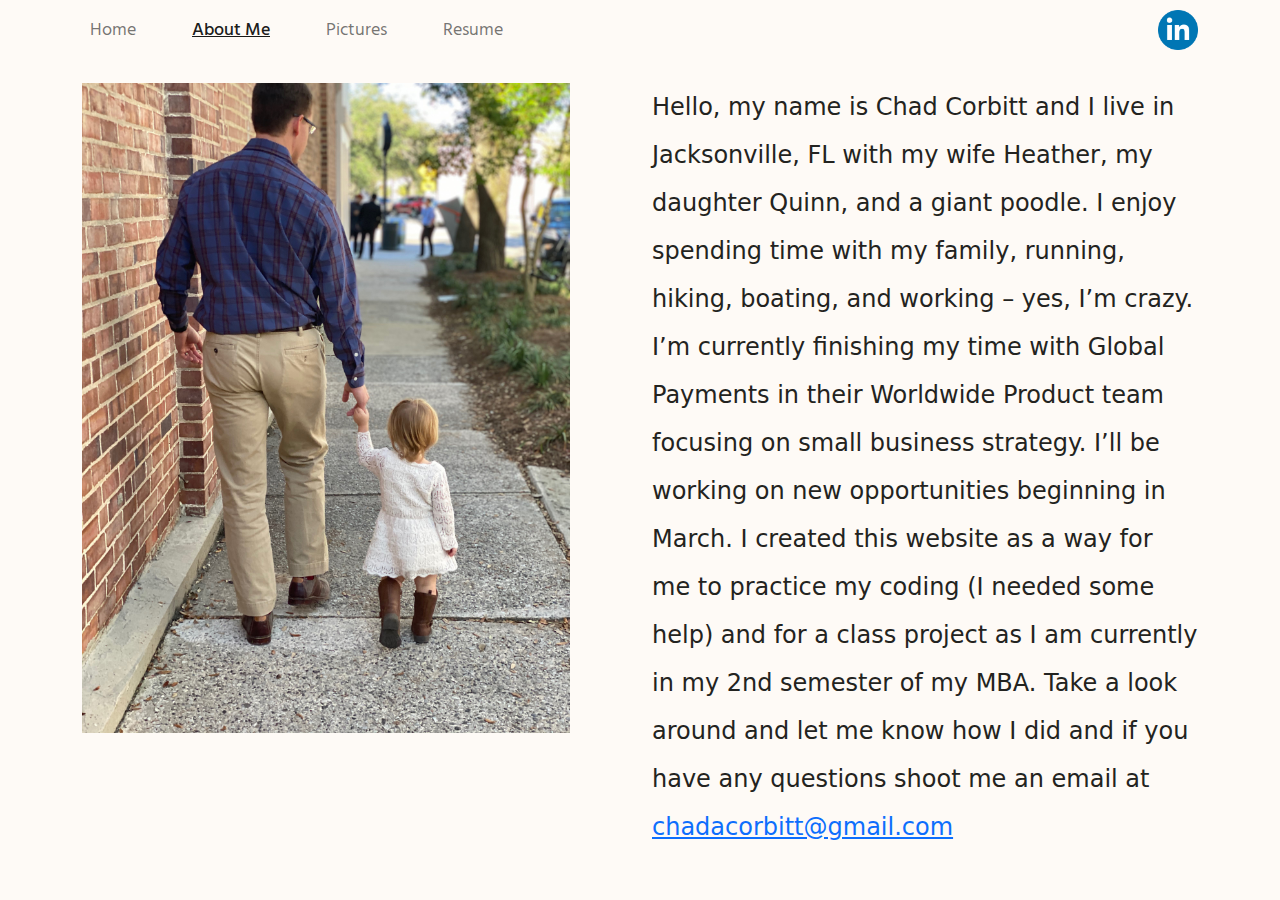
<file: about.html>
<!DOCTYPE html>
<html lang="en">
<head>
    <meta charset="UTF-8">
    <meta name="viewport" content="width=device-width, initial-scale=1.0">
    <link rel="stylesheet" href="./css/bootstrap.css">
    <link rel="stylesheet" href="./css/main.css">
    <title>About Me</title>
</head>
<body>
    <header>
        <div class="container">
            <nav class="navbar navbar-expand-lg navbar-light">
                <button class="navbar-toggler" type="button" data-bs-toggle="collapse" data-bs-target="#navbarSupportedContent" aria-controls="navbarSupportedContent" aria-expanded="false" aria-label="Toggle navigation">
                    <span class="navbar-toggler-icon"></span>
                </button>
                <div class="collapse navbar-collapse" id="navbarSupportedContent">
                    <ul class="navbar-nav me-auto mb-2 mb-lg-0">
                        <li class="nav-item">
                            <a class="nav-link" href="index.html">Home</a>
                        </li>
                        <li class="nav-item">
                            <a class="nav-link active" aria-current="page" href="about.html">About Me</a>
                        </li>
                        <li class="nav-item">
                            <a class="nav-link" href="pictures.html">Pictures</a>
                        </li>
                        <li class="nav-item">
                            <a class="nav-link" href="resume.html">Resume</a>
                        </li>
                    </ul>
                    <ul class="social-links">
                        <li>
                            <a target="_blank" href="https://www.linkedin.com/in/chadcorbitt/">
                                <img src="./img/social-linkedin-circle-512.png" alt="">
                            </a>
                        </li>
                    </ul>
                </div>
            </nav>
        </div>
    </header>
    <section class="container content mt-4">
        <div class="row">
            <div class="col-md-6">
                <img class="pro-img" src="./img/aboutme.JPG" alt="Chad Cartoon">
            </div>
            <div class="col-md-6 d-flex align-items-center">
                <p class="line-height-2 font-large">Hello, my name is Chad Corbitt and I live in Jacksonville, FL with my wife Heather, my daughter Quinn, and a giant poodle.

                    I enjoy spending time with my family, running, hiking, boating, and working – yes, I’m crazy.
                    
                    I’m currently finishing my time with Global Payments in their Worldwide Product team focusing on small business strategy. I’ll be working on new opportunities beginning in March.
                    
                    I created this website as a way for me to practice my coding (I needed some help) and for a class project as I am currently in my 2nd semester of my MBA.
                    
                    Take a look around and let me know how I did and if you have any questions shoot me an email at <a href="mailto:chadacorbitt@gmail.com">chadacorbitt@gmail.com</a></p>
            </div>
        </div>
    </section>

    <script src="./js/jquery-3.5.1.min.js"></script>
    <script src="./js/bootstrap.js"></script>
</body>
</html>
</file>
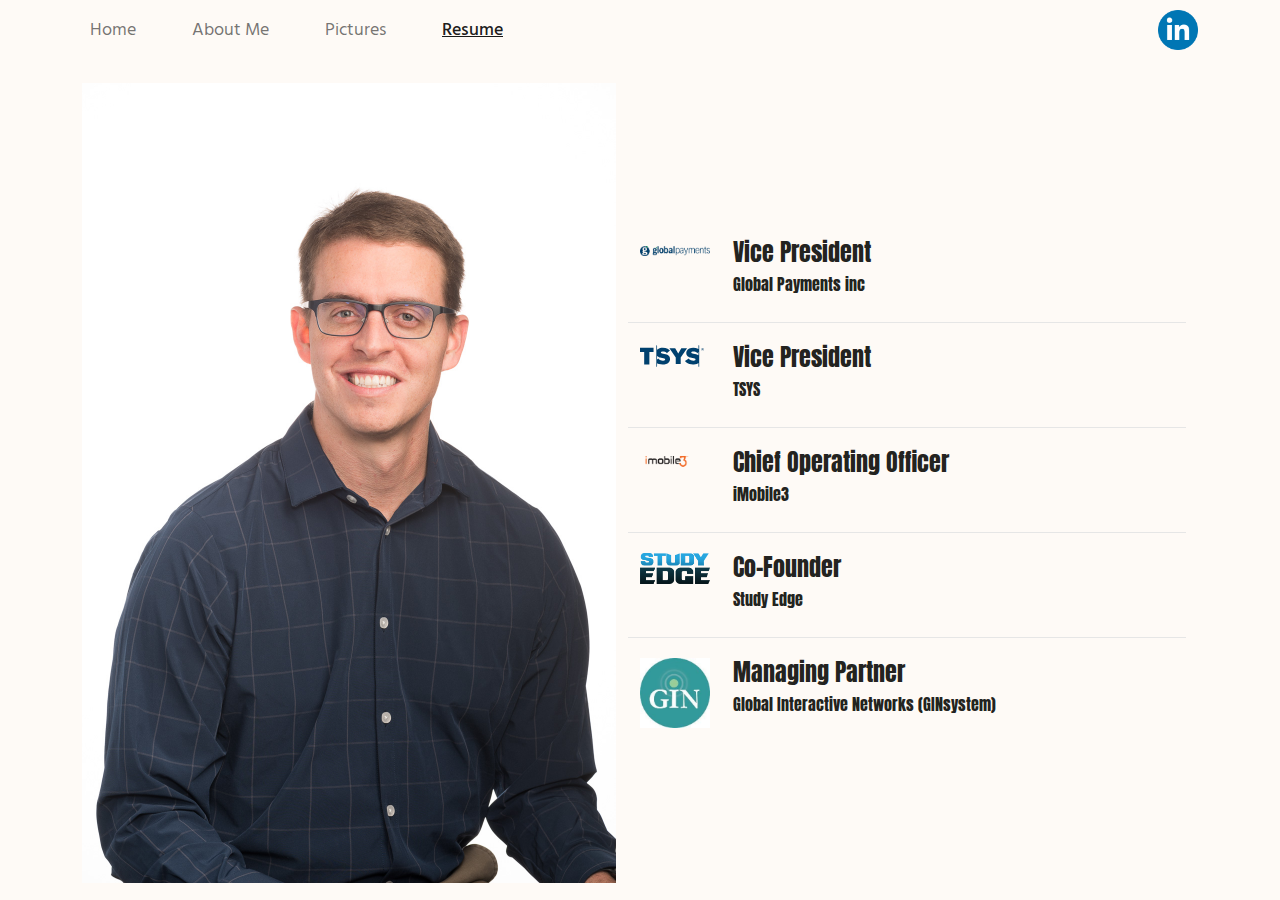
<file: resume.html>
<!DOCTYPE html>
<html lang="en">
<head>
    <meta charset="UTF-8">
    <meta name="viewport" content="width=device-width, initial-scale=1.0">
    
    <link rel="stylesheet" href="./css/bootstrap.css">
    <link rel="stylesheet" href="./css/main.css">
    <title>Resume</title>
</head>
<body>
    <header>
        <div class="container">
            <nav class="navbar navbar-expand-lg navbar-light">
                <button class="navbar-toggler" type="button" data-bs-toggle="collapse" data-bs-target="#navbarSupportedContent" aria-controls="navbarSupportedContent" aria-expanded="false" aria-label="Toggle navigation">
                    <span class="navbar-toggler-icon"></span>
                </button>
                <div class="collapse navbar-collapse" id="navbarSupportedContent">
                    <ul class="navbar-nav me-auto mb-2 mb-lg-0">
                        <li class="nav-item">
                            <a class="nav-link" href="index.html">Home</a>
                        </li>
                        <li class="nav-item">
                            <a class="nav-link" aria-current="page" href="about.html">About Me</a>
                        </li>
                        <li class="nav-item">
                            <a class="nav-link" href="pictures.html">Pictures</a>
                        </li>
                        <li class="nav-item">
                            <a class="nav-link active" href="resume.html">Resume</a>
                        </li>
                    </ul>
                    <ul class="social-links">
                        <li>
                            <a target="_blank" href="https://www.linkedin.com/in/chadcorbitt/">
                                <img src="./img/social-linkedin-circle-512.png" alt="">
                            </a>
                        </li>
                    </ul>
                </div>
            </nav>
        </div>
    </header>
    <section class="container content mt-4">
        <div class="row sep-child">
            <div class="row">
                <div class="col-md-6">
                    <img class="headshot" src="./img/Professional-Headshot.jpg" alt="">
                </div>
                <div class="col-md-6 d-flex align-items-center">
                    <div class="experince-wrapper">
                        <div class="row">
                            <div class="col-sm-2">
                                <img src="./img/global-payments-logo.png" alt="">
                            </div>
                            <div class="col-sm-10 mt-xs-2">
                                <h4>Vice President</h4>
                                <h6>Global Payments inc</h6>
                            </div>
                        </div>
                        <div class="row">
                            <div class="col-sm-2">
                                <img src="./img/tsys-logo.svg" alt="">
                            </div>
                            <div class="col-sm-10 mt-xs-2">
                                <h4>Vice President</h4>
                                <h6>TSYS</h6>
                            </div>
                        </div>
                        <div class="row">
                            <div class="col-sm-2">
                                <img src="./img/imobile3.png" alt="">
                            </div>
                            <div class="col-sm-10 mt-xs-2">
                                <h4>Chief Operating Officer</h4>
                                <h6>iMobile3</h6>
                            </div>
                        </div>
                        <div class="row">
                            <div class="col-md-2">
                                <img src="./img/SE_Logo_Color.png" alt="">
                            </div>
                            <div class="col-md-10 mt-xs-2">
                                <h4>Co-Founder</h4>
                                <h6>Study Edge</h6>
                            </div>
                        </div>
                        <div class="row">
                            <div class="col-md-2">
                                <img src="./img/group-interactive-networks-squarelogo-1420150371240.png" alt="">
                            </div>
                            <div class="col-md-10 mt-xs-2">
                                <h4>Managing Partner</h4>
                                <h6>Global Interactive Networks (GINsystem)</h6>
                            </div>
                        </div>
                    </div>
                </div>
            </div>
        </div>
    </section>

    <script src="./js/jquery-3.5.1.min.js"></script>
    <script src="./js/bootstrap.js"></script>
    
</body>
</html>
</file>
<file: css/main.css>
/* Custom Css for Project */



@import url('https://fonts.googleapis.com/css2?family=Abril+Fatface&family=Anton&family=Hind+Madurai:wght@400;500&display=swap');



body {
    background: #fefaf6;
    color: #232320;
}

h1,
h2,
h3,
h4,
h5,
h6 {
    font-family: 'Anton', sans-serif;
}

.abril-font {
    font-family: 'Abril Fatface', cursive;
    font-size: 50px;
    color: #552f1d;
}

.big-heading {
    font-size: 80px;
    color: #bc3d30;
    display: inline-block;
    padding: 5px 0;
    background: #ffe7dc;
}

.big-para {
    font-size: 24px;
}

img {
    max-width: 100%;
}

.line-height-2 {
    line-height: 2;
}

.font-large {
    font-size: 24px;
}

.pro-img {
    max-height: 650px;
    object-fit: cover;
}

.nav-link {
    font-size: 18px;
    font-family: 'Hind Madurai', sans-serif;
}

.nav-link.active,
.nav-link:hover {
    text-decoration: underline;
    font-weight: 500;
}

.gallery > .col-md-3 {
    position: relative;
    height: 300px;
    overflow: hidden;
    box-shadow: 0 0 0 20px rgb(255 255 255);
}

.gallery a {
    width: 100%;
    display: block;
}

.gallery a img {
    position: absolute;
    top: 50%;
    left: 50%;
    transform: translate(-50%, -50%);
    min-width: 100%;
    min-height: 100%;
    object-fit: cover;
}

.navbar-nav {
    margin-left: -20px;
    margin-right: -20px;
}

.navbar-expand-lg .navbar-nav .nav-item {
    padding-right: 20px;
    padding-left: 20px;
}

.mar-t-50 {
    margin-top: 50px;
}

.width-50-md {
    width: 50%;
    margin: 0 auto;
}

.sep-child .col-md-6 .experince-wrapper > .row {
    padding-bottom: 20px;
    padding-top: 20px;
    border-bottom: 1px solid #e6e6e6;
}

.sep-child .col-md-6 .experince-wrapper > .row:last-of-type {
    border: none
}

.experince-wrapper {
    width: 100%;
}

.sep-child img:not(.headshot) {
    max-width: 70px;
}

.social-links {
    list-style-type: none;
    margin-bottom: 0;
}

.social-links img {
    width: 40px;
}

@media (max-width: 1024px) {
    .width-50-md {
        width: 100%;
    }
}

@media (max-width: 768px) {
    .social-links {
        padding-left: 0;
    }
}

@media (max-width: 450px) {
    .mt-xs-2 {
        margin-top: 10px;
    }
}
</file>
